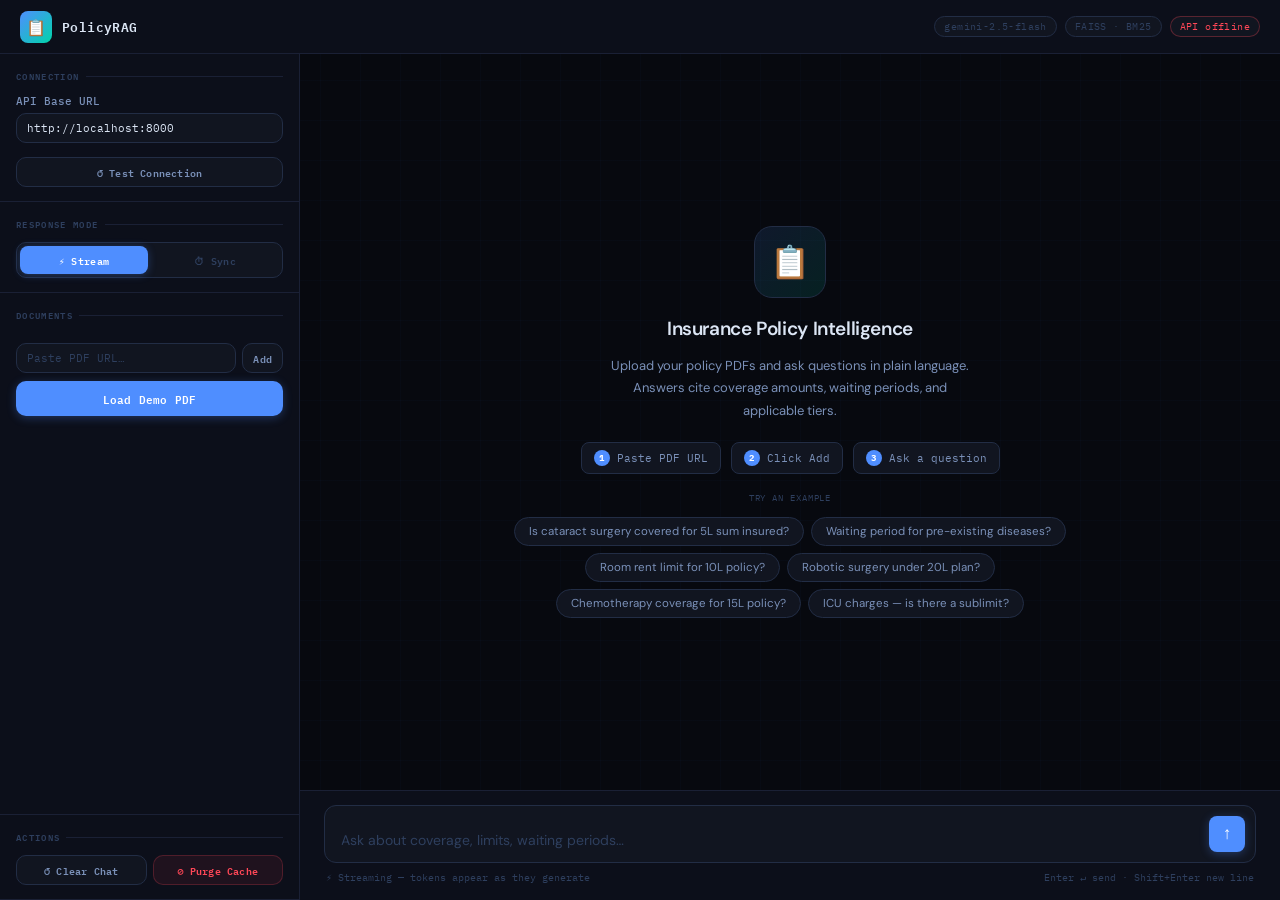
<file: static/index.html>
<!DOCTYPE html>
<html lang="en">
<head>
<meta charset="UTF-8" />
<meta name="viewport" content="width=device-width, initial-scale=1.0" />
<title>PolicyRAG · Insurance Intelligence</title>
<link rel="preconnect" href="https://fonts.googleapis.com">
<link href="https://fonts.googleapis.com/css2?family=IBM+Plex+Mono:wght@400;500;600&family=DM+Sans:wght@300;400;500;600;700&display=swap" rel="stylesheet">
<style>
/* ── Reset & Root ── */
*, *::before, *::after { box-sizing: border-box; margin: 0; padding: 0; }

:root {
  --bg:        #07090f;
  --surface:   #0c0f1a;
  --card:      #111520;
  --border:    #1a2035;
  --border2:   #222d45;
  --accent:    #4f8eff;
  --accent-glow: rgba(79,142,255,0.18);
  --teal:      #00d4aa;
  --teal-dim:  rgba(0,212,170,0.12);
  --amber:     #f5a623;
  --red:       #ff4757;
  --green:     #00c9a7;
  --text:      #dce6f5;
  --text2:     #7a90b8;
  --text3:     #2e3f5e;
  --mono:      'IBM Plex Mono', monospace;
  --sans:      'DM Sans', sans-serif;
  --r:         10px;
  --sidebar-w: 300px;
}

html, body { height: 100%; }

body {
  background: var(--bg);
  color: var(--text);
  font-family: var(--sans);
  display: flex;
  flex-direction: column;
  height: 100vh;
  overflow: hidden;
  font-size: 14px;
}

/* subtle grid bg */
body::before {
  content: '';
  position: fixed;
  inset: 0;
  background-image:
    linear-gradient(rgba(79,142,255,0.025) 1px, transparent 1px),
    linear-gradient(90deg, rgba(79,142,255,0.025) 1px, transparent 1px);
  background-size: 40px 40px;
  pointer-events: none;
  z-index: 0;
}

/* ── Header ── */
header {
  position: relative;
  z-index: 50;
  display: flex;
  align-items: center;
  justify-content: space-between;
  padding: 0 20px;
  height: 54px;
  background: var(--surface);
  border-bottom: 1px solid var(--border);
  flex-shrink: 0;
}

.logo {
  display: flex;
  align-items: center;
  gap: 10px;
  font-family: var(--mono);
  font-weight: 600;
  font-size: 13px;
  letter-spacing: 0.03em;
  color: var(--text);
}

.logo-icon {
  width: 32px; height: 32px;
  border-radius: 8px;
  background: linear-gradient(135deg, var(--accent) 0%, var(--teal) 100%);
  display: grid;
  place-items: center;
  font-size: 16px;
  flex-shrink: 0;
}

.header-right {
  display: flex;
  align-items: center;
  gap: 8px;
}

.badge {
  font-family: var(--mono);
  font-size: 10px;
  padding: 3px 9px;
  border-radius: 20px;
  border: 1px solid var(--border2);
  color: var(--text3);
  background: var(--card);
  white-space: nowrap;
  letter-spacing: 0.04em;
}

.badge.live { border-color: rgba(0,201,167,0.4); color: var(--green); background: rgba(0,201,167,0.06); }
.badge.live::before {
  content: '';
  display: inline-block;
  width: 5px; height: 5px;
  border-radius: 50%;
  background: var(--green);
  margin-right: 5px;
  vertical-align: middle;
  animation: blink-dot 2s ease-in-out infinite;
}
.badge.dead { border-color: rgba(255,71,87,0.3); color: var(--red); }
.badge.cached { border-color: rgba(0,212,170,0.35); color: var(--teal); background: var(--teal-dim); }

@keyframes blink-dot {
  0%,100% { opacity:1; transform:scale(1); }
  50%      { opacity:0.3; transform:scale(0.7); }
}

/* ── Layout ── */
.layout {
  display: grid;
  grid-template-columns: var(--sidebar-w) 1fr;
  flex: 1;
  min-height: 0;
  position: relative;
  z-index: 1;
}

/* ── Sidebar ── */
.sidebar {
  background: var(--surface);
  border-right: 1px solid var(--border);
  display: flex;
  flex-direction: column;
  overflow-y: auto;
  overflow-x: hidden;
}
.sidebar::-webkit-scrollbar { width: 3px; }
.sidebar::-webkit-scrollbar-thumb { background: var(--border2); border-radius: 4px; }

.sb-block {
  padding: 14px 16px;
  border-bottom: 1px solid var(--border);
}

.sb-title {
  font-family: var(--mono);
  font-size: 9px;
  font-weight: 600;
  letter-spacing: 0.15em;
  text-transform: uppercase;
  color: var(--text3);
  margin-bottom: 10px;
  display: flex;
  align-items: center;
  gap: 6px;
}

.sb-title::after {
  content: '';
  flex: 1;
  height: 1px;
  background: var(--border);
}

/* Field */
.field { display: flex; flex-direction: column; gap: 5px; margin-bottom: 10px; }
.field:last-child { margin-bottom: 0; }
.field > label { font-size: 10.5px; color: var(--text2); font-family: var(--mono); font-weight: 500; }

input, textarea, select {
  background: var(--card);
  border: 1px solid var(--border2);
  border-radius: var(--r);
  color: var(--text);
  font-family: var(--mono);
  font-size: 11px;
  padding: 7px 10px;
  width: 100%;
  outline: none;
  transition: border-color 0.15s, box-shadow 0.15s;
}
input:focus, textarea:focus {
  border-color: var(--accent);
  box-shadow: 0 0 0 2px var(--accent-glow);
}
input::placeholder, textarea::placeholder { color: var(--text3); }

/* Mode toggle */
.toggle-row {
  display: flex;
  background: var(--card);
  border: 1px solid var(--border2);
  border-radius: var(--r);
  padding: 3px;
  gap: 3px;
}

.toggle-btn {
  flex: 1;
  background: transparent;
  border: none;
  border-radius: calc(var(--r) - 2px);
  color: var(--text3);
  font-family: var(--mono);
  font-size: 10px;
  font-weight: 600;
  padding: 5px 6px;
  cursor: pointer;
  transition: all 0.14s;
  letter-spacing: 0.03em;
}
.toggle-btn.active {
  background: var(--accent);
  color: #fff;
  box-shadow: 0 1px 8px rgba(79,142,255,0.3);
}

/* Doc list */
.doc-list { display: flex; flex-direction: column; gap: 5px; margin-bottom: 10px; }

.doc-item {
  display: flex;
  align-items: center;
  gap: 7px;
  background: var(--card);
  border: 1px solid var(--border2);
  border-radius: 8px;
  padding: 7px 9px;
  transition: border-color 0.15s;
  position: relative;
}

.doc-item.cached-doc { border-color: rgba(0,212,170,0.3); }

.doc-item .doc-name {
  flex: 1;
  font-family: var(--mono);
  font-size: 10px;
  color: var(--text2);
  overflow: hidden;
  text-overflow: ellipsis;
  white-space: nowrap;
}

.doc-item .doc-cached-tag {
  font-family: var(--mono);
  font-size: 8px;
  color: var(--teal);
  background: var(--teal-dim);
  border-radius: 3px;
  padding: 1px 4px;
  letter-spacing: 0.04em;
  flex-shrink: 0;
}

.doc-remove {
  background: none;
  border: none;
  color: var(--text3);
  cursor: pointer;
  font-size: 15px;
  line-height: 1;
  padding: 0;
  flex-shrink: 0;
  transition: color 0.1s;
}
.doc-remove:hover { color: var(--red); }

.add-row { display: flex; gap: 6px; }
.add-row input { flex: 1; }

/* Buttons */
.btn {
  display: inline-flex;
  align-items: center;
  justify-content: center;
  gap: 6px;
  border: none;
  border-radius: var(--r);
  cursor: pointer;
  font-family: var(--mono);
  font-size: 11px;
  font-weight: 600;
  padding: 8px 14px;
  transition: all 0.15s;
  white-space: nowrap;
  letter-spacing: 0.02em;
}

.btn-primary {
  background: var(--accent);
  color: #fff;
  box-shadow: 0 2px 10px rgba(79,142,255,0.3);
}
.btn-primary:hover { background: #3d7bf5; box-shadow: 0 3px 14px rgba(79,142,255,0.4); }
.btn-primary:disabled { background: var(--card); color: var(--text3); cursor: not-allowed; box-shadow: none; }

.btn-ghost {
  background: var(--card);
  color: var(--text2);
  border: 1px solid var(--border2);
}
.btn-ghost:hover { border-color: var(--accent); color: var(--accent); }

.btn-danger {
  background: rgba(255,71,87,0.08);
  color: var(--red);
  border: 1px solid rgba(255,71,87,0.22);
}
.btn-danger:hover { background: rgba(255,71,87,0.14); }

.btn-sm { padding: 5px 10px; font-size: 10px; }
.btn-full { width: 100%; margin-top: 8px; }

/* Cache stats */
.cache-bar {
  display: flex;
  align-items: center;
  gap: 8px;
  background: var(--teal-dim);
  border: 1px solid rgba(0,212,170,0.2);
  border-radius: 8px;
  padding: 8px 10px;
  margin-top: 8px;
  font-family: var(--mono);
  font-size: 10px;
  color: var(--teal);
}

.cache-bar .cache-icon { font-size: 13px; }
.cache-bar .cache-text { flex: 1; line-height: 1.4; }
.cache-bar .cache-clear {
  background: none;
  border: none;
  color: var(--text3);
  cursor: pointer;
  font-size: 13px;
  transition: color 0.12s;
  padding: 0;
}
.cache-bar .cache-clear:hover { color: var(--red); }

/* ── Main panel ── */
.main {
  display: flex;
  flex-direction: column;
  min-height: 0;
  height: 100%;
}

/* ── Chat area ── */
.chat-area {
  flex: 1;
  overflow-y: auto;
  padding: 28px 36px;
  display: flex;
  flex-direction: column;
  gap: 16px;
  scroll-behavior: smooth;
}
.chat-area::-webkit-scrollbar { width: 4px; }
.chat-area::-webkit-scrollbar-thumb { background: var(--border2); border-radius: 4px; }

/* Empty state */
.empty-state {
  flex: 1;
  display: flex;
  flex-direction: column;
  align-items: center;
  justify-content: center;
  gap: 14px;
  text-align: center;
  padding: 40px 24px;
  animation: fadeIn 0.5s ease;
}

@keyframes fadeIn { from { opacity: 0; transform: translateY(10px); } to { opacity: 1; transform: translateY(0); } }

.empty-art {
  width: 72px; height: 72px;
  border-radius: 18px;
  background: linear-gradient(135deg, rgba(79,142,255,0.12), rgba(0,212,170,0.12));
  border: 1px solid var(--border2);
  display: grid;
  place-items: center;
  font-size: 32px;
  margin-bottom: 4px;
}

.empty-state h2 {
  font-size: 19px;
  font-weight: 600;
  color: var(--text);
  letter-spacing: -0.02em;
}

.empty-state p {
  font-size: 13px;
  max-width: 360px;
  line-height: 1.7;
  color: var(--text2);
}

.steps {
  display: flex;
  gap: 10px;
  margin-top: 6px;
  flex-wrap: wrap;
  justify-content: center;
}

.step {
  display: flex;
  align-items: center;
  gap: 7px;
  background: var(--card);
  border: 1px solid var(--border2);
  border-radius: 8px;
  padding: 7px 12px;
  font-size: 11px;
  font-family: var(--mono);
  color: var(--text2);
}

.step-num {
  width: 16px; height: 16px;
  border-radius: 50%;
  background: var(--accent);
  color: #fff;
  display: grid;
  place-items: center;
  font-size: 9px;
  font-weight: 700;
  flex-shrink: 0;
}

.pills {
  display: flex;
  flex-wrap: wrap;
  gap: 7px;
  justify-content: center;
  max-width: 600px;
}

.pill {
  background: var(--card);
  border: 1px solid var(--border2);
  border-radius: 20px;
  padding: 6px 14px;
  font-size: 11.5px;
  font-family: var(--sans);
  color: var(--text2);
  cursor: pointer;
  transition: all 0.15s;
}
.pill:hover { border-color: var(--accent); color: var(--accent); background: var(--accent-glow); }

/* Messages */
.message {
  display: flex;
  flex-direction: column;
  gap: 5px;
  max-width: 820px;
  animation: msgIn 0.22s ease;
}

@keyframes msgIn {
  from { opacity: 0; transform: translateY(8px); }
  to   { opacity: 1; transform: translateY(0); }
}

.message.user     { align-self: flex-end;  align-items: flex-end; }
.message.assistant { align-self: flex-start; align-items: flex-start; }

.msg-meta {
  font-family: var(--mono);
  font-size: 9px;
  font-weight: 600;
  letter-spacing: 0.12em;
  text-transform: uppercase;
  color: var(--text3);
  padding: 0 4px;
  display: flex;
  align-items: center;
  gap: 6px;
}

.cache-hit-tag {
  background: var(--teal-dim);
  color: var(--teal);
  border-radius: 3px;
  padding: 1px 5px;
  font-size: 8px;
  letter-spacing: 0.06em;
  border: 1px solid rgba(0,212,170,0.25);
}

.bubble {
  padding: 13px 17px;
  border-radius: 12px;
  font-size: 13.5px;
  line-height: 1.75;
  word-break: break-word;
}

.message.user .bubble {
  background: linear-gradient(135deg, var(--accent) 0%, #3060d0 100%);
  color: #fff;
  border-radius: 12px 12px 3px 12px;
  box-shadow: 0 4px 20px rgba(79,142,255,0.22);
}

.message.assistant .bubble {
  background: var(--card);
  border: 1px solid var(--border2);
  border-radius: 3px 12px 12px 12px;
  color: var(--text);
}

.bubble.streaming {
  border-color: var(--accent);
  box-shadow: 0 0 0 1px var(--accent-glow);
}

/* Markdown inside bubbles */
.bubble p { margin-bottom: 0.6em; }
.bubble p:last-child { margin-bottom: 0; }
.bubble strong { color: #fff; font-weight: 600; }
.message.assistant .bubble strong { color: var(--text); }
.bubble ul, .bubble ol { padding-left: 1.4em; margin-bottom: 0.6em; }
.bubble li { margin-bottom: 0.25em; }
.bubble code {
  background: rgba(79,142,255,0.12);
  color: var(--accent);
  border-radius: 4px;
  padding: 1px 5px;
  font-family: var(--mono);
  font-size: 12px;
}
.message.user .bubble code { background: rgba(255,255,255,0.15); color: #fff; }
.bubble .coverage-yes { color: #4ade80; font-weight: 600; }
.bubble .coverage-no  { color: var(--red); font-weight: 600; }
.bubble .amount { 
  font-family: var(--mono); 
  background: rgba(245,166,35,0.1);
  border: 1px solid rgba(245,166,35,0.25);
  color: var(--amber);
  border-radius: 4px;
  padding: 0 5px;
}

.cursor {
  display: inline-block;
  width: 8px; height: 14px;
  background: var(--accent);
  margin-left: 2px;
  vertical-align: text-bottom;
  border-radius: 2px;
  animation: blink-cursor 0.8s step-end infinite;
}
@keyframes blink-cursor { 0%,100%{opacity:1} 50%{opacity:0} }

/* Status row */
.status-row {
  display: flex;
  align-items: center;
  gap: 9px;
  font-family: var(--mono);
  font-size: 11px;
  color: var(--accent);
  padding: 9px 13px;
  background: var(--accent-glow);
  border: 1px solid rgba(79,142,255,0.2);
  border-radius: var(--r);
  max-width: 400px;
  animation: msgIn 0.2s ease;
}

.spinner {
  width: 12px; height: 12px;
  border: 2px solid rgba(79,142,255,0.22);
  border-top-color: var(--accent);
  border-radius: 50%;
  animation: spin 0.65s linear infinite;
  flex-shrink: 0;
}
@keyframes spin { to { transform: rotate(360deg); } }

.sys-msg {
  font-family: var(--mono);
  font-size: 10px;
  color: var(--text3);
  text-align: center;
  padding: 2px 0;
  display: flex;
  align-items: center;
  gap: 10px;
}
.sys-msg::before, .sys-msg::after {
  content: '';
  flex: 1;
  height: 1px;
  background: var(--border);
}

.error-msg {
  background: rgba(255,71,87,0.06);
  border: 1px solid rgba(255,71,87,0.2);
  border-radius: var(--r);
  color: var(--red);
  font-size: 12px;
  font-family: var(--mono);
  padding: 10px 14px;
  max-width: 520px;
  animation: msgIn 0.2s ease;
}

/* Timing badge on assistant messages */
.timing {
  font-family: var(--mono);
  font-size: 9px;
  color: var(--text3);
  padding: 0 4px;
}

/* ── Input bar ── */
.input-bar {
  border-top: 1px solid var(--border);
  background: var(--surface);
  padding: 14px 24px 16px;
  flex-shrink: 0;
}

.input-wrap {
  display: flex;
  align-items: flex-end;
  gap: 10px;
  background: var(--card);
  border: 1px solid var(--border2);
  border-radius: 12px;
  padding: 10px 10px 10px 16px;
  transition: border-color 0.15s, box-shadow 0.15s;
}
.input-wrap:focus-within {
  border-color: var(--accent);
  box-shadow: 0 0 0 2px var(--accent-glow);
}

.input-wrap textarea {
  flex: 1;
  background: transparent;
  border: none;
  font-family: var(--sans);
  font-size: 14px;
  color: var(--text);
  resize: none;
  outline: none;
  min-height: 22px;
  max-height: 130px;
  padding: 0;
  line-height: 1.55;
  box-shadow: none;
}
.input-wrap textarea:focus { box-shadow: none; border-color: transparent; }
.input-wrap textarea::placeholder { color: var(--text3); }

.send-btn {
  background: var(--accent);
  border: none;
  border-radius: 8px;
  color: #fff;
  cursor: pointer;
  font-size: 17px;
  height: 36px; width: 36px;
  display: grid;
  place-items: center;
  flex-shrink: 0;
  transition: background 0.15s, transform 0.1s, box-shadow 0.15s;
  box-shadow: 0 2px 10px rgba(79,142,255,0.3);
}
.send-btn:hover { background: #3d7bf5; transform: translateY(-1px); }
.send-btn:active { transform: scale(0.92); }
.send-btn:disabled { background: var(--card); cursor: not-allowed; box-shadow: none; color: var(--text3); }

.input-footer {
  display: flex;
  justify-content: space-between;
  margin-top: 8px;
  font-size: 10px;
  font-family: var(--mono);
  color: var(--text3);
  padding: 0 2px;
}

/* ── Responsive ── */
@media (max-width: 768px) {
  :root { --sidebar-w: 0px; }
  .sidebar { display: none; }
  .chat-area { padding: 16px; }
}
</style>
</head>
<body>

<header>
  <div class="logo">
    <div class="logo-icon">📋</div>
    PolicyRAG
  </div>
  <div class="header-right">
    <span class="badge">gemini-2.5-flash</span>
    <span class="badge">FAISS · BM25</span>
    <span class="badge" id="cache-badge" style="display:none"></span>
    <span class="badge" id="status-badge">connecting…</span>
  </div>
</header>

<div class="layout">

  <!-- Sidebar -->
  <aside class="sidebar">

    <div class="sb-block">
      <div class="sb-title">Connection</div>
      <div class="field">
        <label>API Base URL</label>
        <input id="api-url" type="text" value="http://localhost:8000" />
      </div>
      <button class="btn btn-ghost btn-sm" style="width:100%; margin-top:4px" onclick="checkHealth()">↺ Test Connection</button>
    </div>

    <div class="sb-block">
      <div class="sb-title">Response Mode</div>
      <div class="toggle-row">
        <button class="toggle-btn active" onclick="setMode('stream', this)">⚡ Stream</button>
        <button class="toggle-btn"        onclick="setMode('sync',   this)">⏱ Sync</button>
      </div>
    </div>

    <div class="sb-block" style="flex:1">
      <div class="sb-title">Documents</div>
      <div class="doc-list" id="doc-list"></div>
      <div class="add-row">
        <input id="url-input" type="text" placeholder="Paste PDF URL…" />
        <button class="btn btn-ghost btn-sm" onclick="addDoc()">Add</button>
      </div>
      <button class="btn btn-primary btn-full" onclick="loadDemo()">Load Demo PDF</button>

      <!-- Cache status panel -->
      <div class="cache-bar" id="cache-panel" style="display:none">
        <span class="cache-icon">⚡</span>
        <div class="cache-text">
          <div id="cache-info">Documents indexed & cached</div>
          <div style="color:var(--text2); font-size:9px; margin-top:2px">Next query will be instant</div>
        </div>
        <button class="cache-clear" title="Clear cache" onclick="clearCache()">🗑</button>
      </div>
    </div>

    <div class="sb-block">
      <div class="sb-title">Actions</div>
      <div style="display:flex; gap:6px">
        <button class="btn btn-ghost btn-sm" style="flex:1" onclick="resetChat()">↺ Clear Chat</button>
        <button class="btn btn-danger btn-sm" style="flex:1" onclick="clearCache()">⊘ Purge Cache</button>
      </div>
    </div>

  </aside>

  <!-- Main -->
  <main class="main">
    <div class="chat-area" id="chat-area">
      <div class="empty-state" id="empty-state">
        <div class="empty-art">📋</div>
        <h2>Insurance Policy Intelligence</h2>
        <p>Upload your policy PDFs and ask questions in plain language. Answers cite coverage amounts, waiting periods, and applicable tiers.</p>

        <div class="steps">
          <div class="step"><span class="step-num">1</span>Paste PDF URL</div>
          <div class="step"><span class="step-num">2</span>Click Add</div>
          <div class="step"><span class="step-num">3</span>Ask a question</div>
        </div>

        <div style="font-family:var(--mono); font-size:9px; color:var(--text3); letter-spacing:0.1em; margin-top:4px">TRY AN EXAMPLE</div>
        <div class="pills">
          <span class="pill" onclick="usePill(this)">Is cataract surgery covered for 5L sum insured?</span>
          <span class="pill" onclick="usePill(this)">Waiting period for pre-existing diseases?</span>
          <span class="pill" onclick="usePill(this)">Room rent limit for 10L policy?</span>
          <span class="pill" onclick="usePill(this)">Robotic surgery under 20L plan?</span>
          <span class="pill" onclick="usePill(this)">Chemotherapy coverage for 15L policy?</span>
          <span class="pill" onclick="usePill(this)">ICU charges — is there a sublimit?</span>
        </div>
      </div>
    </div>

    <div class="input-bar">
      <div class="input-wrap">
        <textarea
          id="q-input"
          placeholder="Ask about coverage, limits, waiting periods…"
          rows="1"
          onkeydown="handleKey(event)"
          oninput="autoResize(this)"
        ></textarea>
        <button class="send-btn" id="send-btn" onclick="sendQuery()" title="Send (Enter)">↑</button>
      </div>
      <div class="input-footer">
        <span id="mode-hint">⚡ Streaming — tokens appear as they generate</span>
        <span>Enter ↵ send · Shift+Enter new line</span>
      </div>
    </div>
  </main>

</div>

<script>
// ── State ─────────────────────────────────────────────────────────────────────
let mode = 'stream';
let docs = [];
let busy = false;
let cachedDocs = new Set(); // URLs confirmed cached by server

// ── Utilities ─────────────────────────────────────────────────────────────────
const $  = id => document.getElementById(id);
const apiBase  = () => $('api-url').value.replace(/\/$/, '');
const qInput   = () => $('q-input');
const chatArea = () => $('chat-area');

function autoResize(el) {
  el.style.height = 'auto';
  el.style.height = Math.min(el.scrollHeight, 130) + 'px';
}

function handleKey(e) {
  if (e.key === 'Enter' && !e.shiftKey) { e.preventDefault(); sendQuery(); }
}

function usePill(el) {
  qInput().value = el.textContent.trim();
  autoResize(qInput());
  qInput().focus();
}

function setMode(m, btn) {
  mode = m;
  document.querySelectorAll('.toggle-btn').forEach(b => b.classList.remove('active'));
  btn.classList.add('active');
  $('mode-hint').textContent = m === 'stream'
    ? '⚡ Streaming — tokens appear as they generate'
    : '⏱ Sync — full response delivered at once';
}

function scrollBottom() {
  const a = chatArea();
  a.scrollTop = a.scrollHeight;
}

function esc(s) {
  return s.replace(/&/g,'&amp;').replace(/</g,'&lt;').replace(/>/g,'&gt;');
}

// ── Light Markdown Renderer ───────────────────────────────────────────────────
function renderMd(raw) {
  let s = raw;
  // Escape HTML first
  s = s.replace(/&/g,'&amp;').replace(/</g,'&lt;').replace(/>/g,'&gt;');
  // Bold
  s = s.replace(/\*\*(.+?)\*\*/g, '<strong>$1</strong>');
  // Inline code
  s = s.replace(/`([^`]+)`/g, '<code>$1</code>');
  // Coverage highlights
  s = s.replace(/\b(covered|✅)\b/gi, '<span class="coverage-yes">$1</span>');
  s = s.replace(/\b(not covered|❌|not specified)\b/gi, '<span class="coverage-no">$1</span>');
  // Currency amounts like ₹25,000 or 25,000 or 5L
  s = s.replace(/(₹[\d,]+|\d+L\b)/g, '<span class="amount">$1</span>');
  // Unordered list
  s = s.replace(/^[-•]\s+(.+)$/gm, '<li>$1</li>');
  s = s.replace(/(<li>.*<\/li>\n?)+/gs, m => '<ul>' + m + '</ul>');
  // Numbered list
  s = s.replace(/^\d+\.\s+(.+)$/gm, '<li>$1</li>');
  // Paragraphs (double newline)
  s = s.split(/\n{2,}/).map(p => {
    p = p.trim();
    if (!p || p.startsWith('<ul>') || p.startsWith('<li>')) return p;
    return '<p>' + p.replace(/\n/g, '<br>') + '</p>';
  }).join('\n');
  return s;
}

// ── Doc Management ────────────────────────────────────────────────────────────
function addDoc() {
  const inp = $('url-input');
  const url = inp.value.trim();
  if (!url || docs.includes(url)) { inp.value = ''; return; }
  docs.push(url);
  renderDocs();
  inp.value = '';
}

$('url-input').addEventListener('keydown', e => { if (e.key === 'Enter') addDoc(); });

function removeDoc(url) {
  docs = docs.filter(d => d !== url);
  cachedDocs.delete(url);
  renderDocs();
  updateCachePanel();
}

function renderDocs() {
  const list = $('doc-list');
  if (!docs.length) { list.innerHTML = ''; return; }
  list.innerHTML = docs.map(url => {
    const name = decodeURIComponent(url.split('/').pop() || url).slice(0, 38);
    const safe = url.replace(/'/g, "\\'");
    const isCached = cachedDocs.has(url);
    return `<div class="doc-item ${isCached ? 'cached-doc' : ''}">
      <span style="font-size:12px; color:var(--accent)">📄</span>
      <span class="doc-name" title="${esc(url)}">${esc(name)}</span>
      ${isCached ? '<span class="doc-cached-tag">CACHED</span>' : ''}
      <button class="doc-remove" onclick="removeDoc('${safe}')">×</button>
    </div>`;
  }).join('');
}

function loadDemo() {
  docs = ['https://raw.githubusercontent.com/SrujanRana/pdf/4f08d9fee570e7a0183ba9300d2b0a2b7cb605d8/BAJHLIP23020V012223.pdf'];
  renderDocs();
  sysMsg('Demo document loaded — ask a question to get started');
}

function updateCachePanel() {
  const panel = $('cache-panel');
  const badge = $('cache-badge');
  const count = cachedDocs.size;
  if (count > 0) {
    panel.style.display = 'flex';
    $('cache-info').textContent = `${count} document set${count > 1 ? 's' : ''} in memory`;
    badge.textContent = `⚡ ${count} cached`;
    badge.className = 'badge cached';
    badge.style.display = '';
  } else {
    panel.style.display = 'none';
    badge.style.display = 'none';
  }
}

async function clearCache() {
  try {
    await fetch(apiBase() + '/reset', { method: 'POST' });
    cachedDocs.clear();
    renderDocs();
    updateCachePanel();
    sysMsg('Cache cleared — next query will re-process documents');
  } catch {
    sysMsg('Could not reach server to clear cache');
  }
}

// ── Chat Rendering ────────────────────────────────────────────────────────────
function showEmpty(v) {
  $('empty-state').style.display = v ? 'flex' : 'none';
}

function appendMsg(role, htmlContent, streaming = false) {
  showEmpty(false);
  const div = document.createElement('div');
  div.className = `message ${role}`;
  const id = `b-${Date.now()}-${Math.random().toString(36).slice(2,6)}`;
  div.innerHTML = `
    <div class="msg-meta">${role === 'user' ? 'You' : '🤖 Assistant'}</div>
    <div class="bubble${streaming ? ' streaming' : ''}" id="${id}">${htmlContent}${streaming ? '<span class="cursor"></span>' : ''}</div>`;
  chatArea().appendChild(div);
  scrollBottom();
  return { bubble: document.getElementById(id), wrapper: div };
}

function appendStatus(msg) {
  const div = document.createElement('div');
  div.className = 'status-row';
  div.id = 'status-live';
  div.innerHTML = `<div class="spinner"></div><span id="status-text">${esc(msg)}</span>`;
  chatArea().appendChild(div);
  scrollBottom();
  return div;
}

function sysMsg(msg) {
  const div = document.createElement('div');
  div.className = 'sys-msg';
  div.textContent = msg;
  chatArea().appendChild(div);
  scrollBottom();
}

function errMsg(msg) {
  const div = document.createElement('div');
  div.className = 'error-msg';
  div.innerHTML = '⚠ ' + esc(msg);
  chatArea().appendChild(div);
  scrollBottom();
}

function setBusy(v) {
  busy = v;
  $('send-btn').disabled = v;
  qInput().disabled = v;
  if (!v) { qInput().focus(); }
}

// ── API Calls ─────────────────────────────────────────────────────────────────
async function sendQuery() {
  if (busy) return;
  const q = qInput().value.trim();
  if (!q) return;
  if (!docs.length) { errMsg('Add at least one PDF document URL in the sidebar.'); return; }

  qInput().value = '';
  autoResize(qInput());
  appendMsg('user', esc(q));
  setBusy(true);

  try {
    if (mode === 'stream') await streamQuery(q);
    else                   await syncQuery(q);
  } finally {
    setBusy(false);
  }
}

async function streamQuery(question) {
  const statusEl = appendStatus('Connecting…');
  const params = new URLSearchParams({ question, documents: docs.join(',') });

  let { bubble } = { bubble: null };
  let wrapper = null;
  let rawText = '';
  let t0 = Date.now();
  let wasCached = false;

  try {
    const res = await fetch(`${apiBase()}/stream-query?${params}`, {
      headers: { Accept: 'text/event-stream' }
    });
    if (!res.ok) throw new Error(`HTTP ${res.status}`);

    const reader = res.body.getReader();
    const dec = new TextDecoder();
    let buf = '';

    while (true) {
      const { done, value } = await reader.read();
      if (done) break;
      buf += dec.decode(value, { stream: true });
      const lines = buf.split('\n');
      buf = lines.pop();

      for (const line of lines) {
        if (!line.startsWith('data:')) continue;
        let d;
        try { d = JSON.parse(line.slice(5).trim()); } catch { continue; }

        if (d.message) {
          const st = $('status-text');
          if (st) st.textContent = d.message;
          if (d.message.includes('cached')) wasCached = true;
        }

        if (d.error) {
          statusEl.remove();
          errMsg(d.error);
          return;
        }

        if (d.token !== undefined) {
          if (!bubble) {
            statusEl.remove();
            const r = appendMsg('assistant', '', true);
            bubble = r.bubble; wrapper = r.wrapper;
          }
          rawText += d.token;
          bubble.innerHTML = renderMd(rawText) + '<span class="cursor"></span>';
          scrollBottom();
        }

        if (d.answer !== undefined) {
          wasCached = wasCached || d.cache_hit;
          const elapsed = ((Date.now() - t0) / 1000).toFixed(1);

          if (bubble) {
            bubble.classList.remove('streaming');
            bubble.innerHTML = renderMd(d.answer);
            // Add cache + timing meta
            const meta = wrapper.querySelector('.msg-meta');
            if (meta) {
              if (wasCached) meta.innerHTML += ' <span class="cache-hit-tag">⚡ CACHE HIT</span>';
              meta.innerHTML += ` <span class="timing">${elapsed}s</span>`;
            }
          } else {
            statusEl.remove();
            appendMsg('assistant', renderMd(d.answer));
          }

          // Mark docs as cached
          if (d.cache_hit !== false) {
            docs.forEach(u => cachedDocs.add(u));
            renderDocs();
            updateCachePanel();
          }
        }
      }
    }
  } catch (err) {
    try { statusEl.remove(); } catch {}
    errMsg('Streaming error: ' + err.message + '. Is the API running?');
  }
}

async function syncQuery(question) {
  const statusEl = appendStatus('Processing…');
  const t0 = Date.now();
  try {
    const res = await fetch(`${apiBase()}/query`, {
      method: 'POST',
      headers: { 'Content-Type': 'application/json' },
      body: JSON.stringify({ documents: docs, questions: [question] }),
    });
    const data = await res.json();
    statusEl.remove();
    if (!res.ok) { errMsg(data.detail || data.error || `HTTP ${res.status}`); return; }

    const ans = data.answers?.[0] || 'No answer returned.';
    const elapsed = data.processing_time?.toFixed(2) || ((Date.now()-t0)/1000).toFixed(1);
    const { wrapper } = appendMsg('assistant', renderMd(ans));
    const meta = wrapper.querySelector('.msg-meta');

    if (meta) {
      if (data.cache_hit) meta.innerHTML += ' <span class="cache-hit-tag">⚡ CACHE HIT</span>';
      meta.innerHTML += ` <span class="timing">${elapsed}s</span>`;
    }

    if (data.cache_hit !== false) {
      docs.forEach(u => cachedDocs.add(u));
      renderDocs();
      updateCachePanel();
    }
  } catch (err) {
    statusEl.remove();
    errMsg('Request failed: ' + err.message);
  }
}

function resetChat() {
  chatArea().innerHTML = `
    <div class="empty-state" id="empty-state" style="display:flex">
      <div class="empty-art">📋</div>
      <h2>Insurance Policy Intelligence</h2>
      <p>Upload your policy PDFs and ask questions in plain language. Answers cite coverage amounts, waiting periods, and applicable tiers.</p>
      <div class="steps">
        <div class="step"><span class="step-num">1</span>Paste PDF URL</div>
        <div class="step"><span class="step-num">2</span>Click Add</div>
        <div class="step"><span class="step-num">3</span>Ask a question</div>
      </div>
      <div style="font-family:var(--mono);font-size:9px;color:var(--text3);letter-spacing:0.1em;margin-top:4px">TRY AN EXAMPLE</div>
      <div class="pills">
        <span class="pill" onclick="usePill(this)">Is cataract surgery covered for 5L sum insured?</span>
        <span class="pill" onclick="usePill(this)">Waiting period for pre-existing diseases?</span>
        <span class="pill" onclick="usePill(this)">Room rent limit for 10L policy?</span>
        <span class="pill" onclick="usePill(this)">Robotic surgery under 20L plan?</span>
        <span class="pill" onclick="usePill(this)">Chemotherapy coverage for 15L policy?</span>
        <span class="pill" onclick="usePill(this)">ICU charges — is there a sublimit?</span>
      </div>
    </div>`;
}

// ── Health & Cache Check ──────────────────────────────────────────────────────
async function checkHealth() {
  const chip = $('status-badge');
  try {
    const res = await fetch(apiBase() + '/health', { signal: AbortSignal.timeout(4000) });
    if (res.ok) {
      const data = await res.json().catch(() => ({}));
      chip.textContent = 'API online';
      chip.className = 'badge live';

      // Reflect server-side cache count
      if (data.cached_document_sets > 0) {
        $('cache-badge').textContent = `⚡ ${data.cached_document_sets} cached`;
        $('cache-badge').className = 'badge cached';
        $('cache-badge').style.display = '';
      }
    } else {
      chip.textContent = 'API error';
      chip.className = 'badge';
    }
  } catch {
    chip.textContent = 'API offline';
    chip.className = 'badge dead';
  }
}

// ── Boot ──────────────────────────────────────────────────────────────────────
checkHealth();
setInterval(checkHealth, 30000);
</script>
</body>
</html>
</file>
